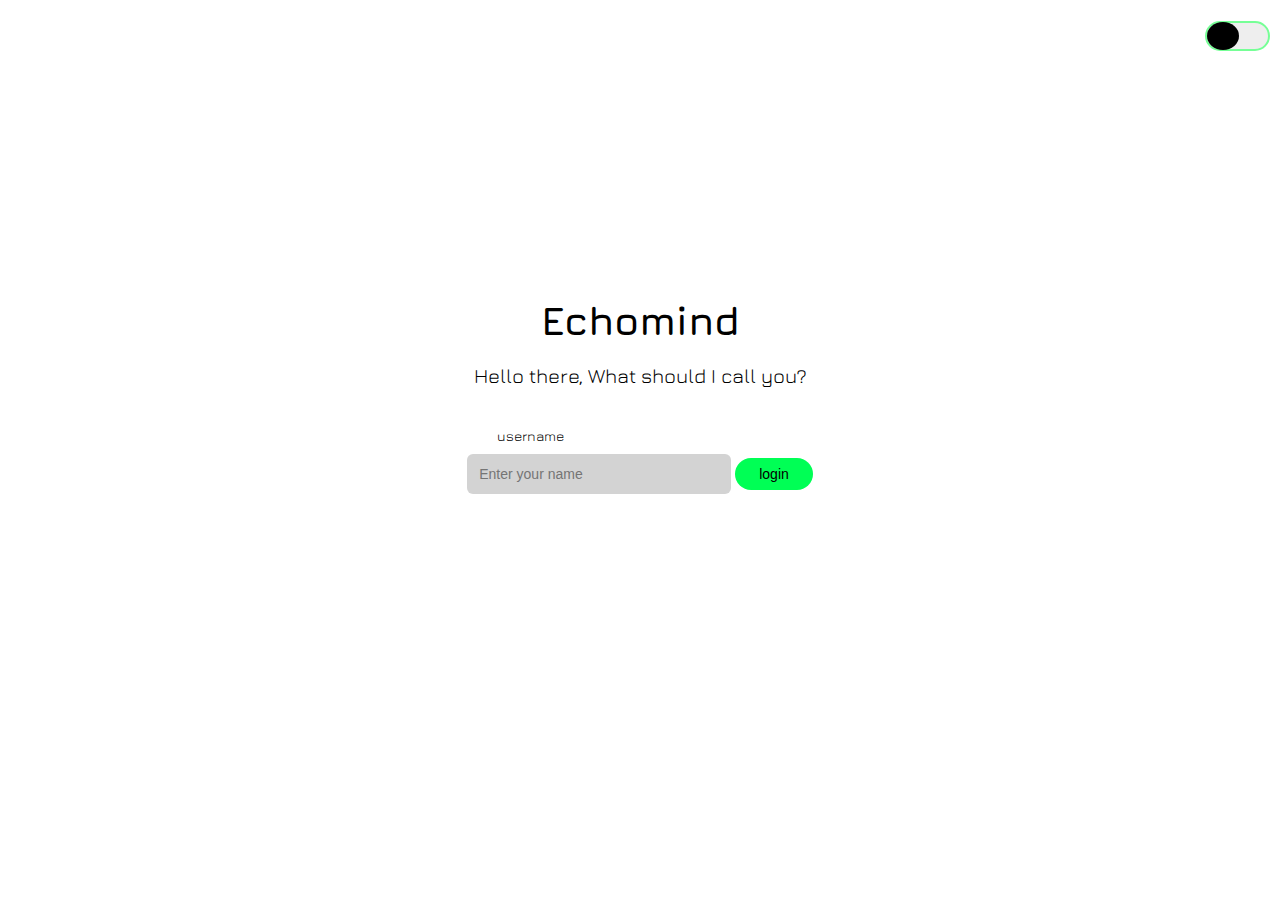
<file: index.html>
<!DOCTYPE html>
<html lang="en">
    <link href="https://fonts.googleapis.com/css2?family=Jura:wght@400;700&display=swap" rel="stylesheet">
<head>
  <meta charset="UTF-8" />
  <meta name="viewport" content="width=device-width, initial-scale=1.0"/>
  <title>EchoMind Login</title>
  <link rel="stylesheet" href="css/login.css" />
</head>
<body>
  <div class="login-container">
    <h1>Echomind</h1>
    <p>Hello there, What should I call you?</p>
    
    <label for="username">username</label>
    <input type="text" id="username" placeholder="Enter your name" />
    
    <button onclick="saveUsername()">login</button>
  </div>
  <div class="theme-toggle">
    <label class="switch">
      <input type="checkbox" id="themeSwitcher" />
      <span class="slider"></span>
    </label>
  </div>

  <script src="js/script.js"></script>
</body>
</html>
</file>
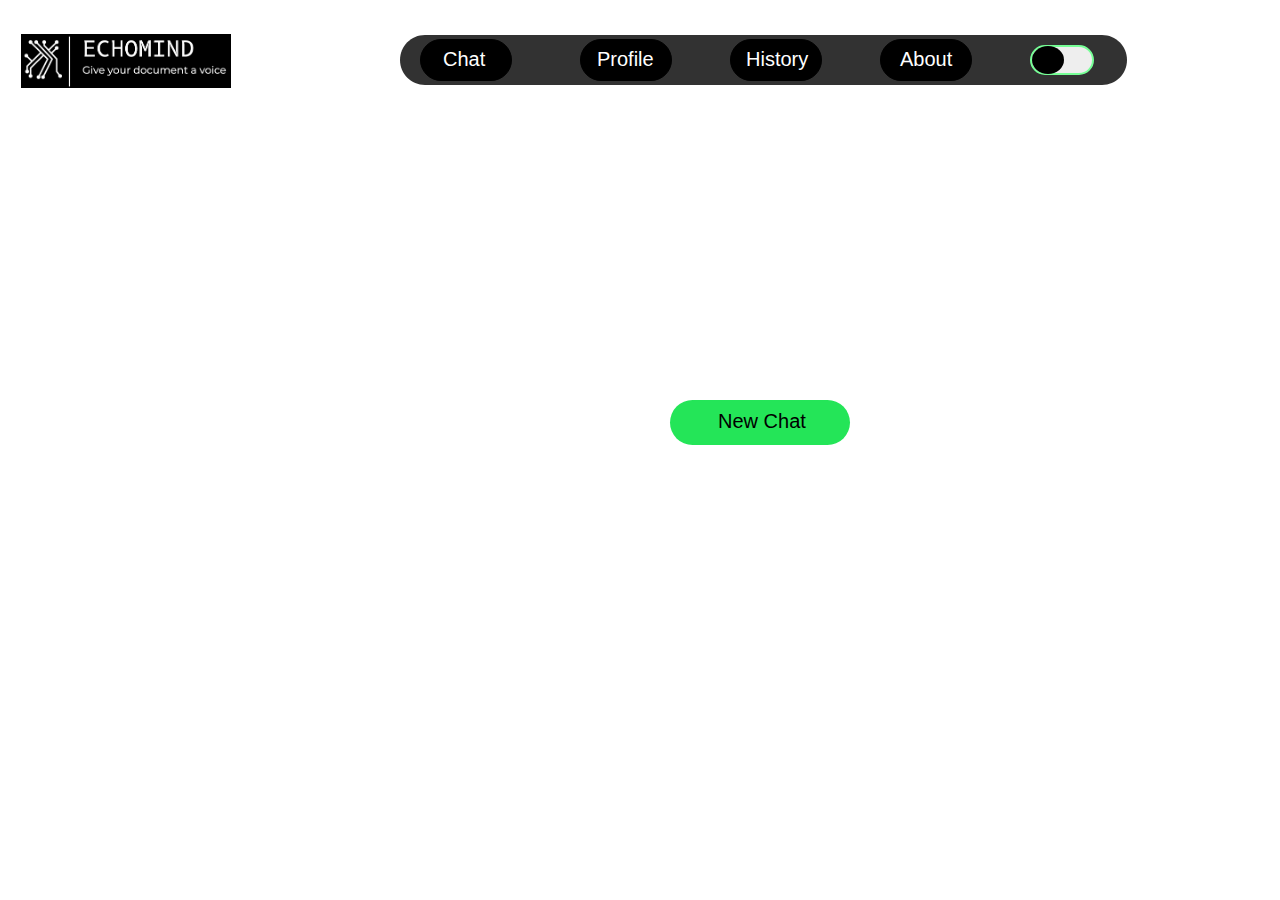
<file: landing.html>
<!DOCTYPE html>
<html lang="en">
<head>
  <meta charset="UTF-8" />
  <meta name="viewport" content="width=device-width, initial-scale=1.0"/>
  <title>Landing Page</title>
  <link rel="stylesheet" href="css/landing.css" />
</head>
<body>
    <img class="rectangle-8" src="assets/Rectangle 8.svg" />
    <div class="rectangle-14"></div>
    <div class="rectangle-9"></div>
    <div class="rectangle-15"></div>
    <div class="rectangle-13"></div>
    <div class="chat">Chat</div>
    <div class="history">History</div>
    <div class="profile">Profile</div>
    <div class="about">About</div>
    <div class="theme-toggle">
        <label class="switch">
          <input type="checkbox" id="themeSwitcher" />
          <span class="slider"></span>
        </label>
      </div>
    <img
      class="screenshot-2025-04-15-at-1-09-10-pm-1"
      src="assets/logo_dark.png"
      style="width: 210px; height: 54px; top: 34px; left: 21px;"
    />
    <div class="welcome-den">Welcome, <span id="user-name">Den</span>!</div>
    <div class="rectangle-16" ></div>
    <div class="new-chat">New Chat</div>
  </div>

  <script src="js/script.js">
    const username = localStorage.getItem("user_id") || "Guest";
    document.getElementById("user-name").textContent = username;
  </script>
</body>
</html>
</file>
<file: css/login.css>
body {
    background-color: rgb(255, 255, 255);
    color: rgb(0, 0, 0);
    font-family: 'Jura', sans-serif; /* Changed to Jura */
    display: flex;
    justify-content: center;
    align-items: center;
    height: 100vh;
    margin: 0;
}
  
.login-container {
    text-align: center;
    position: relative;
    top: -40px; /* pushes everything slightly up */
}
  
h1 {
    font-size: 40px;
    margin: 0;
    margin-bottom: 20px; /* space below 'Echomind' */
}
  
p {
    font-size: 20px;
    margin: 0;
    margin-bottom: 40px; /* space between question and input */
}
  
label {
    text-align: left;
    display: block;
    font-size: 14px;
    margin-bottom: 10px;
    padding-left: 30px;
}
  
input[type="text"] {
    padding: 12px;
    width: 240px;
    font-size: 14px;
    border: none;
    border-radius: 6px;
    background-color: #d3d3d3;
    margin-bottom: 30px;
}
  
button {
    padding: 8px 24px;
    font-size: 14px;
    color: white;
    background-color: #00ff55;
    border: none;
    border-radius: 20px;
    cursor: pointer;
    transition: background-color 0.3s;
}
  
button:hover {
    background-color: #00cc44;
}

/* Toggle Switch Styles */
.theme-toggle {
    position: absolute;
    top: 20px;
    right: 10px;
}

.switch {
    position: relative;
    display: inline-block;
    width: 35px;
    height: 30px;
}

.switch input {
    opacity: 0;
    width: 0;
    height: 0;
}

.slider {
    position: absolute;
    cursor: pointer;
    top: 0;
    left: 0;
    right: 0;
    bottom: 0;
    background-color: #eee;
    border: 2px solid #76ff96;
    border-radius: 50px;
    transition: 0.4s;
}

.slider:before {
    position: absolute;
    content: "";
    height: 28px;
    width: 32px;
    left: 0px;
    bottom: -1px;
    background-color: black;
    border-radius: 50%;
    transition: 0.4s;
}

input:checked + .slider {
    background-color: black;
}

input:checked + .slider:before {
    transform: translateX(30px);
    background-color: white;
}

/* Light and Dark Modes */
body.light-mode {
    background-color: white;
    color: black;
}

body.dark-mode {
    background-color: black;
    color: white;
}

/* Optional: input and button tweaks for light/dark */
body.light-mode input,
body.light-mode button {
    color: black;
}

body.dark-mode input,
body.dark-mode button {
    color: white;
}
</file>
<file: css/landing.css>
body {
    background-color: rgb(0, 0, 0);
    color: rgb(255, 255, 255);
    font-family: 'Jura', sans-serif; /* Changed to Jura */
    display: flex;
    justify-content: center;
    align-items: center;
    height: 100vh;
    margin: 0;
}

.rectangle-8 {
  border-radius: 0px;
  width: 800;
  height: 50px;
  position: absolute;
  left: 400px;
  top: 35px;
  overflow: visible;
}

.rectangle-9{
    background: #000000;
    border-radius: 40px;
    border: 1px solid #000000;
    width: 90px;
    height: 40px;
    position: absolute;
    top: 39px;
    left: 420px;
  }
.rectangle-13 {
    background: #000000;
    border-radius: 40px;
    border: 1px solid #000000;
    width: 90px;
    height: 40px;
    position: absolute;
    top: 39px;
    left: 580px;
  }
.rectangle-14{
    background: #000000;
    border-radius: 40px;
    border: 1px solid #000000;
    width: 90px;
    height: 40px;
    position: absolute;
    top: 39px;
    left: 730px;
  }
.rectangle-15{
    background: #000000;
    border-radius: 40px;
    border: 1px solid #000000;
    width: 90px;
    height: 40px;
    position: absolute;
    top: 39px;
    left: 880px;
  }

.about{
    color: #ffffff;
    font-family: "Jura-Regular", sans-serif;
    font-size: 20px;
    font-weight: 400;
    position: absolute;
    top: 48px;
    left: 900px;
    
  }
.chat{
    color: #ffffff;
    font-family: "Jura-Regular", sans-serif;
    font-size: 20px;
    font-weight: 400;
    position: absolute;
    top: 48px;
    left: 443px;
    
  }
.history{
    color: #ffffff;
    font-family: "Jura-Regular", sans-serif;
    font-size: 20px;
    font-weight: 400;
    position: absolute;
    top: 48px;
    left: 746px;
    
  }
.profile {
    color: #ffffff;
    font-family: "Jura-Regular", sans-serif;
    font-size: 20px;
    font-weight: 400;
    position: absolute;
    top: 48px;
    left: 597px;
    
  }


.group-1 {
  width: 79px;
  height: 34px;
  position: static;
}

.rectangle-6 {
  background: #d9d9d9;
  border-radius: 90px;
  border: 2px solid #24e558;
  width: 40px;
  height: 20px;
  position: absolute;
  left: 1180px;
  top: 34px;
  box-shadow: 0px 4px 4px rgba(0, 0, 0, 0.25);
}
.rectangle-7 {
  background: #000000;
  border-radius: 90px;
  width: 20px;
  height: 16px;
  position: absolute;
  left: 1181px;
  top: 36px;
}
.screenshot-2025-04-15-at-1-09-10-pm-1 {
  width: 160px;
  height: 50px;
  position: absolute;
  left: 20px;
  top: 20px;
  object-fit: cover;
  aspect-ratio: 419 / 108;
}
.welcome-den {
  color: #ffffff;
  text-align: left;
  font-family: "Jura-Regular", sans-serif;
  font-size: 60px;
  font-weight: 400;
  position: absolute;
  left: 550px;
  top: 300px;
}
.rectangle-16 {
  background: #24e558;
  border-radius: 90px;
  width: 180px;
  height: 45px;
  position: absolute;
  left: 670px;
  top: 400px;
}
.new-chat {
  color: #000000;
  text-align: left;
  font-family: "Jura-Regular", sans-serif;
  font-size: 20px;
  font-weight: 400;
  position: absolute;
  left: 718px;
  top: 410px;
}
/* Toggle Switch Styles */
.theme-toggle {
    position: absolute;
    top: 45px;
    left: 1030px;
}

.switch {
    position: relative;
    display: inline-block;
    width: 64px;
    height: 30px;
}

.switch input {
    opacity: 0;
    width: 0;
    height: 0;
}

.slider {
    position: absolute;
    cursor: pointer;
    top: 0;
    left: 0;
    right: 0;
    bottom: 0;
    background-color: #eee;
    border: 2px solid #76ff96;
    border-radius: 50px;
    transition: 0.4s;
}

.slider:before {
    position: absolute;
    content: "";
    height: 28px;
    width: 32px;
    left: 0px;
    bottom: -1px;
    background-color: black;
    border-radius: 50%;
    transition: 0.4s;
}

input:checked + .slider {
    background-color: black;
}

input:checked + .slider:before {
    transform: translateX(30px);
    background-color: white;
}

/* Light and Dark Modes */
body.light-mode {
    background-color: white;
    color: black;
}

body.dark-mode {
    background-color: black;
    color: white;
}

/* Optional: input and button tweaks for light/dark */
body.light-mode input,
body.light-mode button {
    color: black;
}

body.dark-mode input,
body.dark-mode button {
    color: white;
}
</file>
